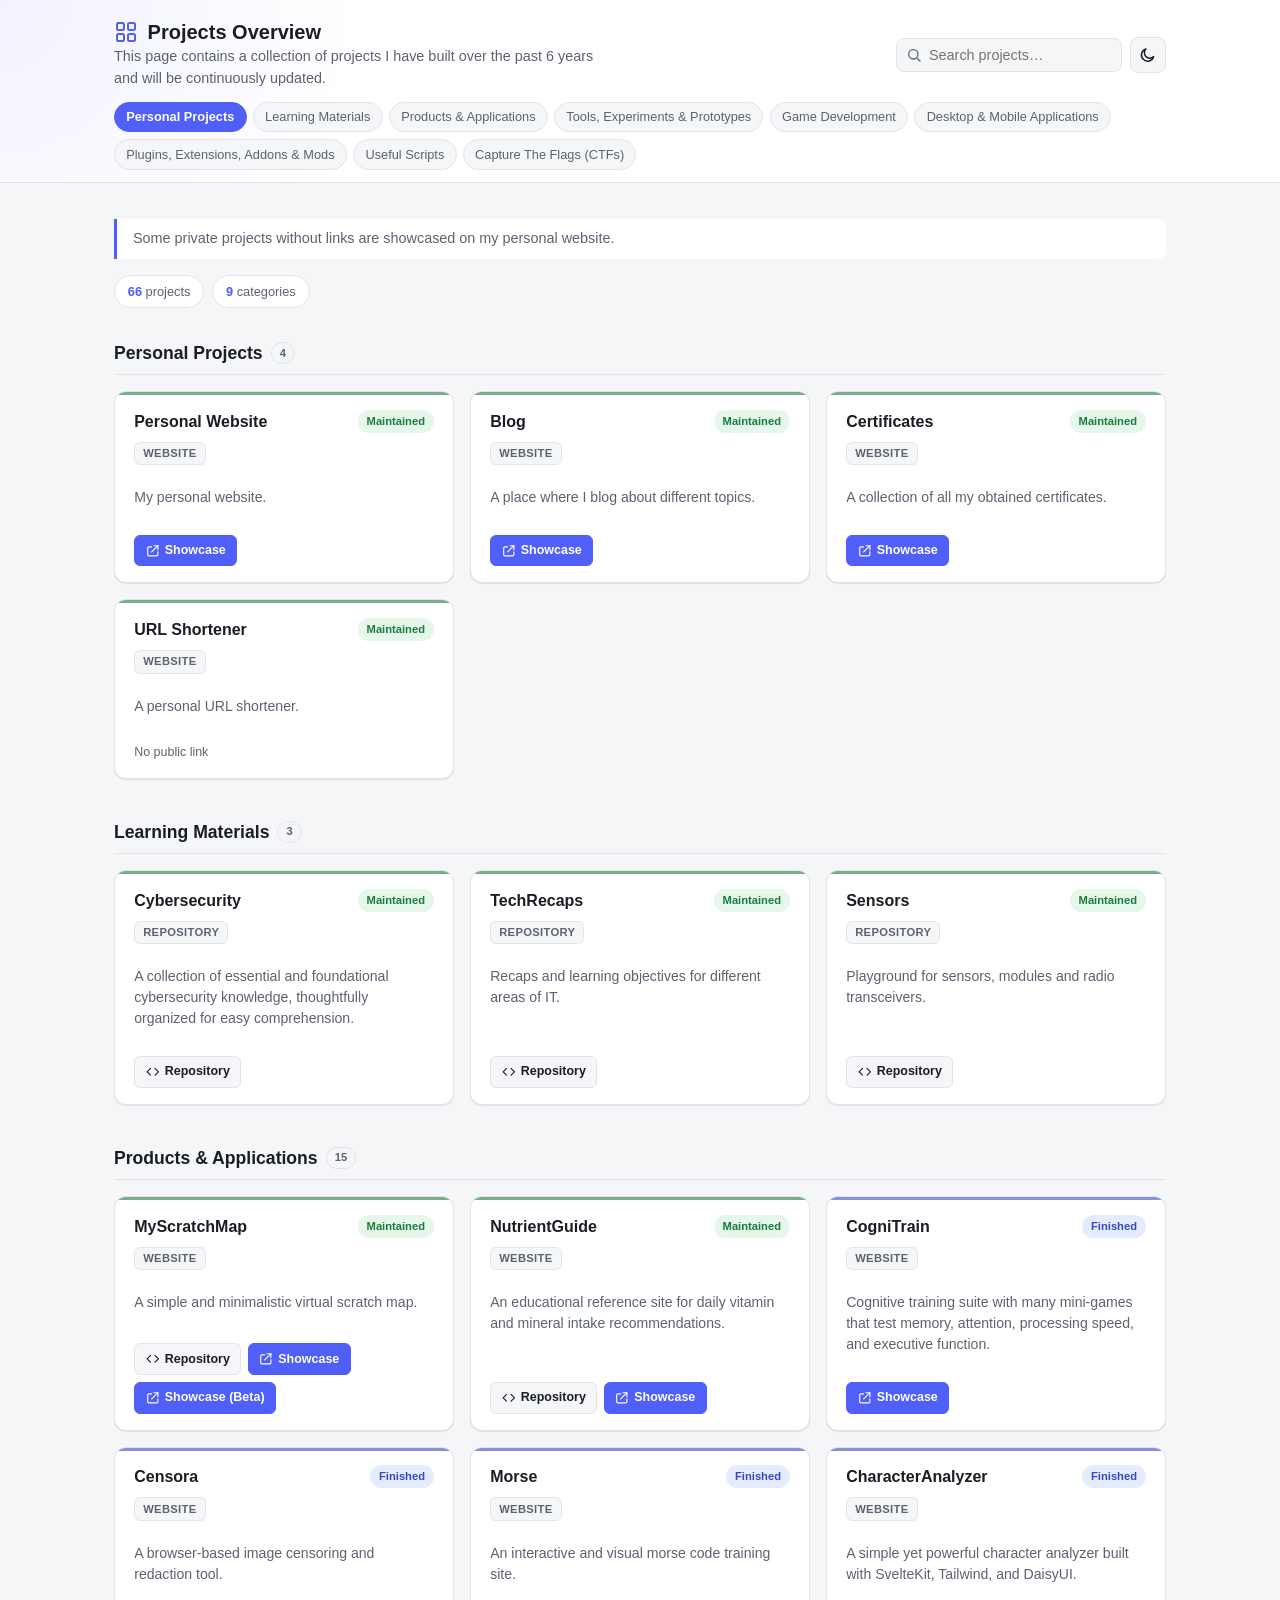
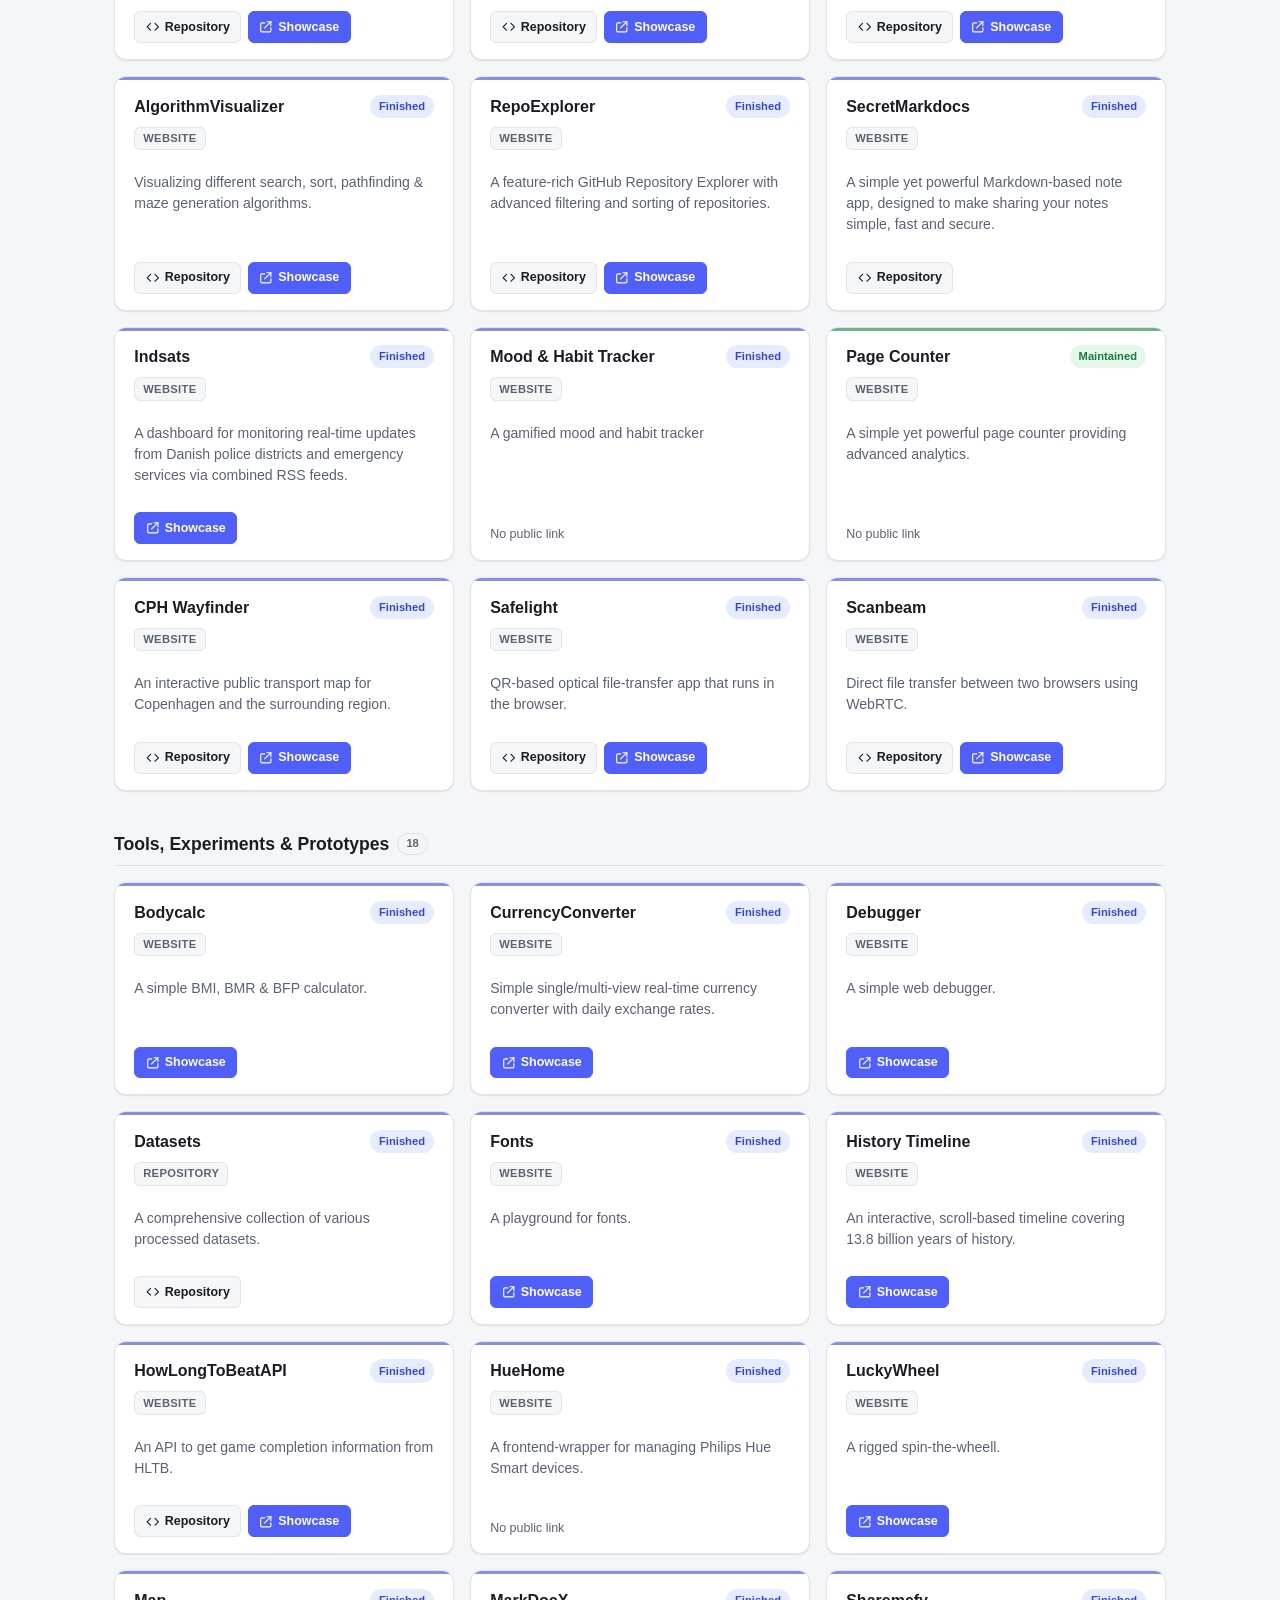
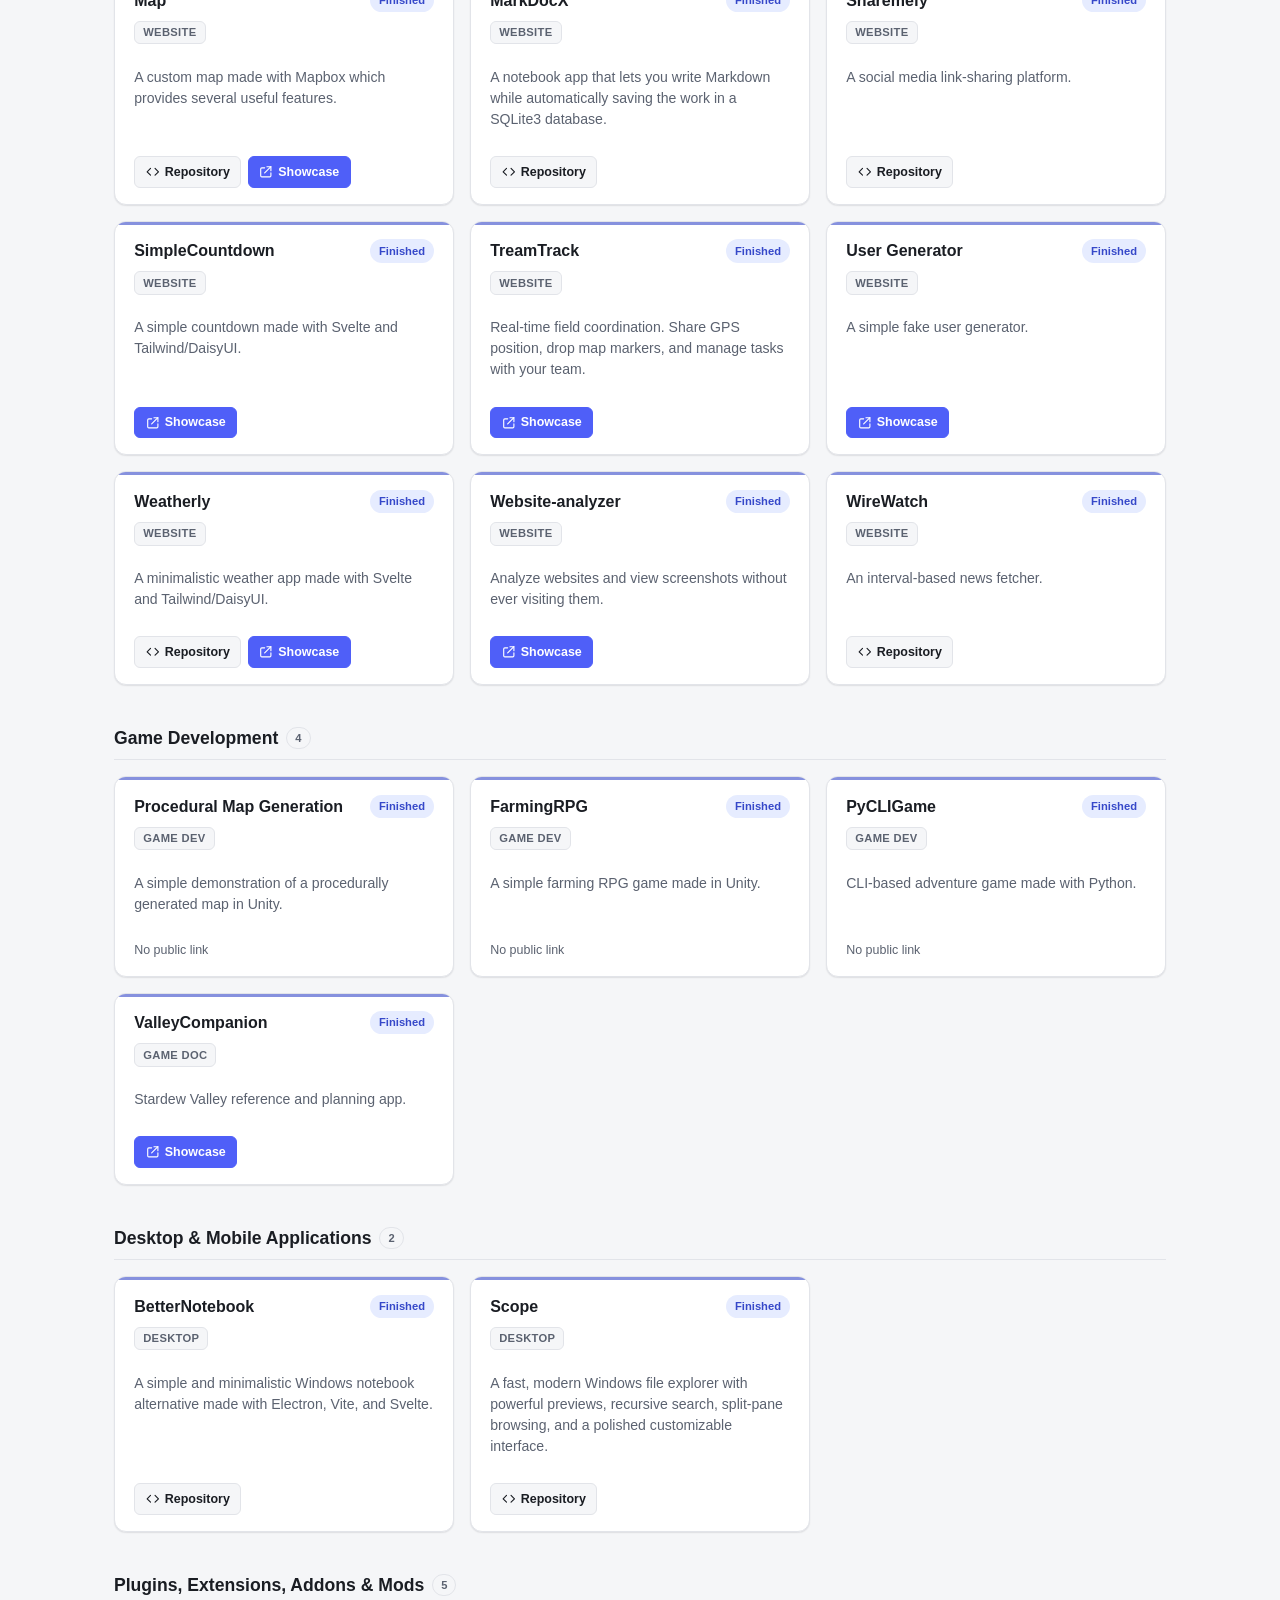
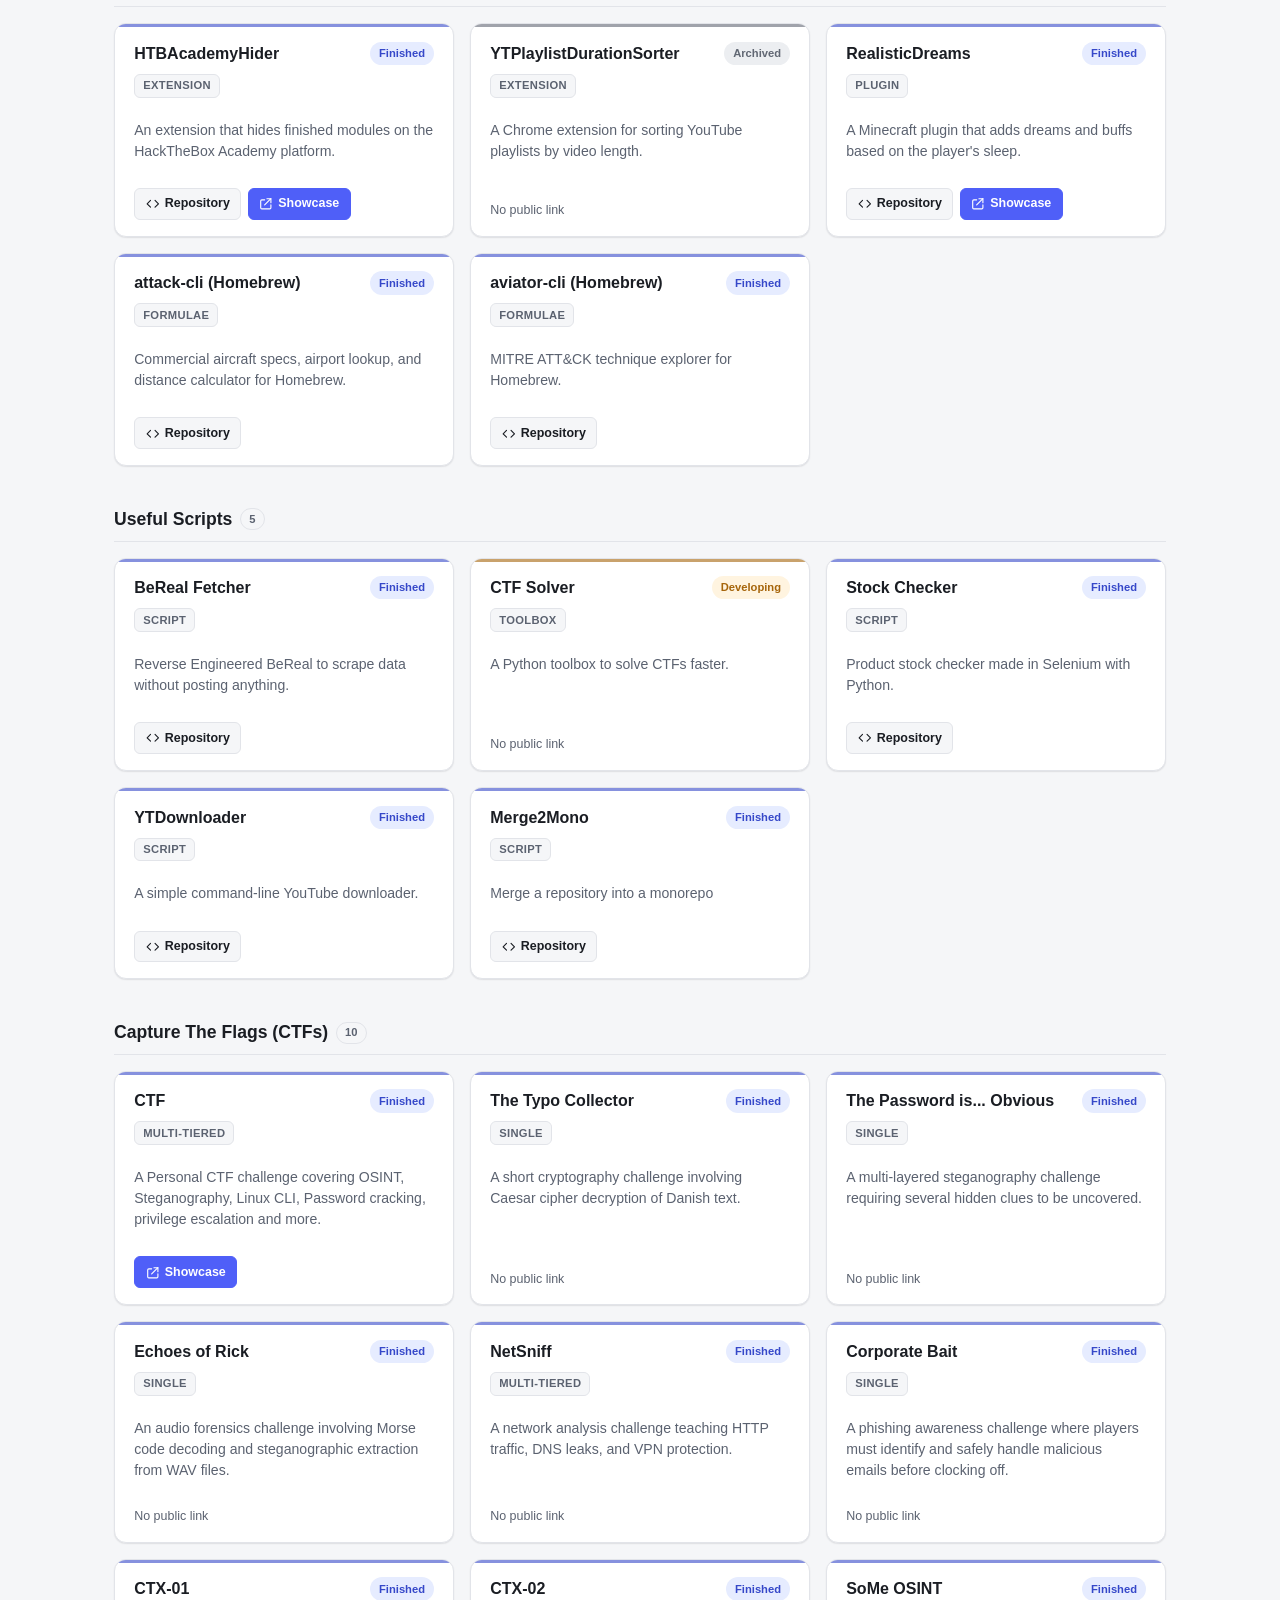
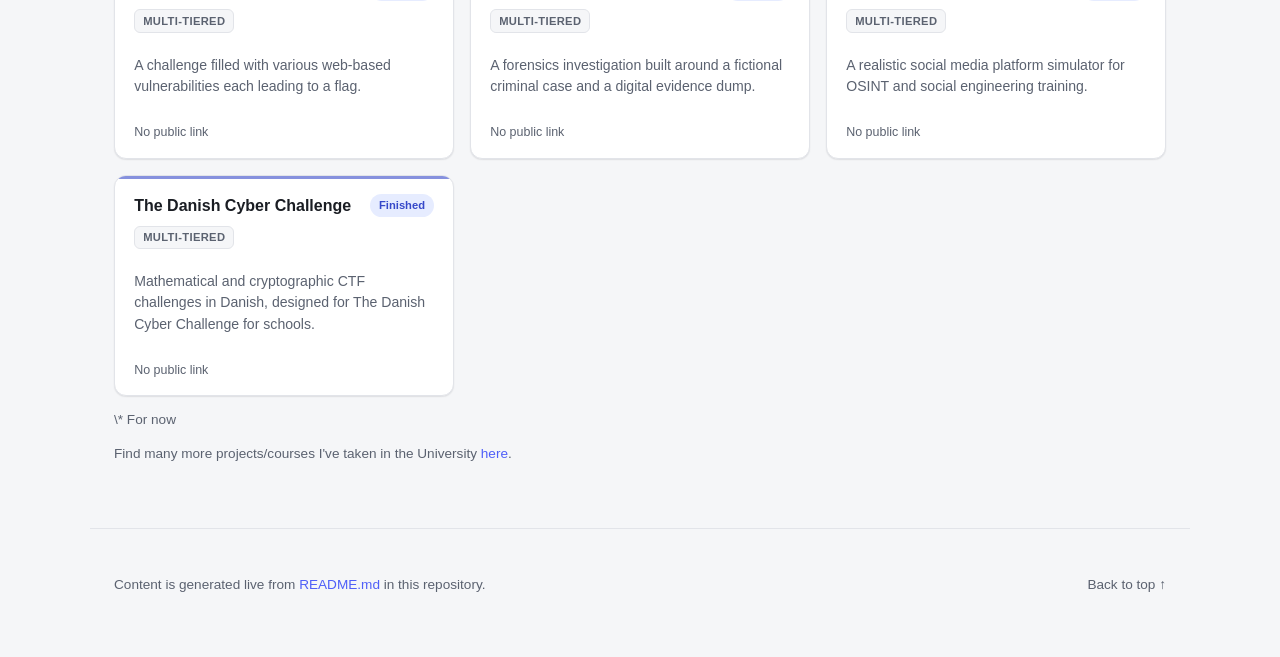
<file: website/index.html>
<!doctype html>
<html lang="en">
<head>
  <meta charset="UTF-8" />
  <meta name="viewport" content="width=device-width, initial-scale=1.0" />
  <title>Berkan Kutuk - Projects Overview</title>
  <meta name="description" content="A collection of projects, tools, scripts and experiments." />
  <link rel="icon" href="assets/favicon.svg" type="image/svg+xml" />
  <link rel="stylesheet" href="assets/style.css" />
</head>
<body>
  <header class="site-header" id="top">
    <div class="header-inner">
      <div class="brand">
        <div class="brand-title">
          <span class="brand-icon" aria-hidden="true">
            <svg viewBox="0 0 24 24" fill="none" stroke="currentColor" stroke-width="2" stroke-linecap="round" stroke-linejoin="round"><rect x="3" y="3" width="7" height="7" rx="1.5"/><rect x="14" y="3" width="7" height="7" rx="1.5"/><rect x="3" y="14" width="7" height="7" rx="1.5"/><rect x="14" y="14" width="7" height="7" rx="1.5"/></svg>
          </span>
          <h1>Projects Overview</h1>
        </div>
        <p class="subtitle">Loading…</p>
      </div>
      <div class="header-actions">
        <div class="search-wrap">
          <svg class="search-icon" viewBox="0 0 24 24" fill="none" stroke="currentColor" stroke-width="2" stroke-linecap="round" stroke-linejoin="round" aria-hidden="true"><circle cx="11" cy="11" r="7"/><path d="m21 21-4.3-4.3"/></svg>
          <input id="search" type="search" placeholder="Search projects…" aria-label="Search projects" />
        </div>
        <button id="theme-toggle" aria-label="Toggle theme" title="Toggle theme">
          <svg class="icon-sun" viewBox="0 0 24 24" fill="none" stroke="currentColor" stroke-width="2" stroke-linecap="round" stroke-linejoin="round" aria-hidden="true"><circle cx="12" cy="12" r="4.5"/><path d="M12 2.5v2.5M12 19v2.5M4.9 4.9l1.8 1.8M17.3 17.3l1.8 1.8M2.5 12H5M19 12h2.5M4.9 19.1l1.8-1.8M17.3 6.7l1.8-1.8"/></svg>
          <svg class="icon-moon" viewBox="0 0 24 24" fill="none" stroke="currentColor" stroke-width="2" stroke-linecap="round" stroke-linejoin="round" aria-hidden="true"><path d="M20 14.5A8.5 8.5 0 1 1 9.5 4a7 7 0 0 0 10.5 10.5Z"/></svg>
        </button>
      </div>
    </div>
    <nav id="section-nav" class="section-nav" aria-label="Sections"></nav>
  </header>

  <main id="content">
    <div class="loading">Fetching README.md…</div>
  </main>

  <footer class="site-footer">
    <p>Content is generated live from <a href="../README.md">README.md</a> in this repository.</p>
    <a class="back-to-top" href="#top">Back to top ↑</a>
  </footer>

  <script src="assets/app.js"></script>
</body>
</html>
</file>
<file: website/assets/style.css>
:root {
  --bg: #f5f6f8;
  --bg-elevated: #ffffff;
  --text: #1a1d23;
  --text-muted: #5b6270;
  --border: #e2e4e9;
  --accent: #4f5ff8;
  --accent-contrast: #ffffff;
  --card-shadow:
    0 1px 2px rgba(16, 18, 27, 0.06), 0 1px 1px rgba(16, 18, 27, 0.04);
  --card-shadow-hover: 0 8px 24px rgba(16, 18, 27, 0.1);
  --badge-maintained-bg: #e4f7ea;
  --badge-maintained-text: #1c7a3d;
  --badge-finished-bg: #e6ecff;
  --badge-finished-text: #3648c9;
  --badge-developing-bg: #fff4e0;
  --badge-developing-text: #a6650b;
  --badge-archived-bg: #eceef1;
  --badge-archived-text: #616773;
  --badge-default-bg: #eceef1;
  --badge-default-text: #616773;
  --accent-soft: rgba(79, 95, 248, 0.08);
}

:root[data-theme="dark"] {
  --bg: #14161c;
  --bg-elevated: #1c1f27;
  --text: #edeef2;
  --text-muted: #9aa0ad;
  --border: #2a2e38;
  --accent: #8b93ff;
  --accent-contrast: #14161c;
  --card-shadow: 0 1px 2px rgba(0, 0, 0, 0.3);
  --card-shadow-hover: 0 10px 28px rgba(0, 0, 0, 0.45);
  --badge-maintained-bg: #163627;
  --badge-maintained-text: #6fe0a0;
  --badge-finished-bg: #1e2650;
  --badge-finished-text: #a4b0ff;
  --badge-developing-bg: #3a2c10;
  --badge-developing-text: #f0b657;
  --badge-archived-bg: #262a33;
  --badge-archived-text: #9aa0ad;
  --badge-default-bg: #262a33;
  --badge-default-text: #9aa0ad;
  --accent-soft: rgba(139, 147, 255, 0.12);
}

@media (prefers-color-scheme: dark) {
  :root:not([data-theme="light"]) {
    --bg: #14161c;
    --bg-elevated: #1c1f27;
    --text: #edeef2;
    --text-muted: #9aa0ad;
    --border: #2a2e38;
    --accent: #8b93ff;
    --accent-contrast: #14161c;
    --card-shadow: 0 1px 2px rgba(0, 0, 0, 0.3);
    --card-shadow-hover: 0 10px 28px rgba(0, 0, 0, 0.45);
    --badge-maintained-bg: #163627;
    --badge-maintained-text: #6fe0a0;
    --badge-finished-bg: #1e2650;
    --badge-finished-text: #a4b0ff;
    --badge-developing-bg: #3a2c10;
    --badge-developing-text: #f0b657;
    --badge-archived-bg: #262a33;
    --badge-archived-text: #9aa0ad;
    --badge-default-bg: #262a33;
    --badge-default-text: #9aa0ad;
    --accent-soft: rgba(139, 147, 255, 0.12);
  }
}

* {
  box-sizing: border-box;
}

html,
body {
  margin: 0;
  padding: 0;
  overflow-x: hidden;
}

body {
  background: var(--bg);
  color: var(--text);
  font-family:
    -apple-system, BlinkMacSystemFont, "Segoe UI", Inter, Roboto, Helvetica,
    Arial, sans-serif;
  line-height: 1.5;
  transition:
    background 0.2s ease,
    color 0.2s ease;
}

a {
  color: var(--accent);
  text-decoration: none;
}

a:hover {
  text-decoration: underline;
}

.site-header {
  position: sticky;
  top: 0;
  z-index: 10;
  background: var(--bg-elevated);
  border-bottom: 1px solid var(--border);
  background-image: radial-gradient(
    600px circle at 0% 0%,
    var(--accent-soft),
    transparent 60%
  );
}

.header-inner {
  max-width: 1100px;
  margin: 0 auto;
  padding: 1.25rem 1.5rem 0.75rem;
  display: flex;
  align-items: center;
  justify-content: space-between;
  gap: 1rem;
  flex-wrap: wrap;
}

.brand {
  display: flex;
  flex-direction: column;
}

.brand-title {
  display: flex;
  align-items: center;
  gap: 0.6rem;
}

.brand-icon {
  display: inline-flex;
  align-items: center;
  color: var(--accent);
}

.brand-icon svg {
  width: 1.5rem;
  height: 1.5rem;
}

.brand h1 {
  margin: 0;
  font-size: 1.25rem;
  font-weight: 700;
  line-height: 1.5rem;
}

.subtitle {
  margin: 0.15rem 0 0;
  color: var(--text-muted);
  font-size: 0.9rem;
  max-width: 60ch;
}

.header-actions {
  display: flex;
  align-items: center;
  gap: 0.5rem;
}

.search-wrap {
  position: relative;
  display: inline-flex;
  align-items: center;
}

.search-icon {
  position: absolute;
  left: 0.6rem;
  width: 1rem;
  height: 1rem;
  color: var(--text-muted);
  pointer-events: none;
}

#search {
  background: var(--bg);
  border: 1px solid var(--border);
  color: var(--text);
  border-radius: 8px;
  padding: 0.5rem 0.75rem 0.5rem 2rem;
  font-size: 0.9rem;
  min-width: 200px;
  transition: border-color 0.15s ease, box-shadow 0.15s ease;
}

#search:focus {
  outline: none;
  border-color: var(--accent);
  box-shadow: 0 0 0 3px var(--accent-soft);
}

#theme-toggle {
  display: inline-flex;
  align-items: center;
  justify-content: center;
  background: var(--bg);
  border: 1px solid var(--border);
  color: var(--text);
  border-radius: 8px;
  width: 2.25rem;
  height: 2.25rem;
  cursor: pointer;
}

#theme-toggle:hover {
  border-color: var(--accent);
  color: var(--accent);
}

#theme-toggle svg {
  width: 1.1rem;
  height: 1.1rem;
}

#theme-toggle .icon-sun {
  display: none;
}

#theme-toggle[data-resolved-theme="dark"] .icon-sun {
  display: block;
}

#theme-toggle[data-resolved-theme="dark"] .icon-moon {
  display: none;
}

.section-nav {
  max-width: 1100px;
  margin: 0 auto;
  padding: 0 1.5rem 0.75rem;
  display: flex;
  flex-wrap: wrap;
  gap: 0.4rem;
}

.section-nav a {
  font-size: 0.8rem;
  color: var(--text-muted);
  background: var(--bg);
  border: 1px solid var(--border);
  border-radius: 999px;
  padding: 0.3rem 0.7rem;
  transition: color 0.15s ease, border-color 0.15s ease, background 0.15s ease;
}

.section-nav a:hover {
  color: var(--accent);
  border-color: var(--accent);
  text-decoration: none;
}

.section-nav a.active {
  color: var(--accent-contrast);
  background: var(--accent);
  border-color: var(--accent);
  font-weight: 600;
}

main {
  max-width: 1100px;
  margin: 0 auto;
  padding: 1.5rem;
}

.loading,
.error {
  color: var(--text-muted);
  padding: 3rem 0;
  text-align: center;
}

.error {
  color: #d1495b;
}

.intro {
  margin-bottom: 2rem;
}

.intro p {
  color: var(--text-muted);
  max-width: 70ch;
}

.intro blockquote {
  margin: 0.75rem 0 0;
  padding: 0.6rem 1rem;
  border-left: 3px solid var(--accent);
  background: var(--bg-elevated);
  border-radius: 0 8px 8px 0;
  color: var(--text-muted);
  font-size: 0.9rem;
}

.stats {
  display: flex;
  flex-wrap: wrap;
  gap: 0.5rem;
  margin-top: 1rem;
}

.stat-pill {
  font-size: 0.8rem;
  color: var(--text-muted);
  background: var(--bg-elevated);
  border: 1px solid var(--border);
  border-radius: 999px;
  padding: 0.35rem 0.8rem;
}

.stat-pill strong {
  color: var(--accent);
  font-weight: 700;
}

.section {
  margin-bottom: 2.5rem;
  scroll-margin-top: 6.5rem;
}

.section h2 {
  display: flex;
  align-items: center;
  gap: 0.5rem;
  font-size: 1.1rem;
  margin: 0 0 1rem;
  padding-bottom: 0.5rem;
  border-bottom: 1px solid var(--border);
}

.section-count {
  font-size: 0.7rem;
  font-weight: 700;
  color: var(--text-muted);
  background: var(--bg);
  border: 1px solid var(--border);
  border-radius: 999px;
  padding: 0.1rem 0.5rem;
}

.card-grid {
  display: grid;
  grid-template-columns: repeat(auto-fill, minmax(260px, 1fr));
  gap: 1rem;
}

@keyframes card-in {
  from {
    opacity: 0;
    transform: translateY(6px);
  }
  to {
    opacity: 1;
    transform: translateY(0);
  }
}

.card {
  position: relative;
  background: var(--bg-elevated);
  border: 1px solid var(--border);
  border-radius: 12px;
  padding: 1.1rem 1.2rem 1rem;
  box-shadow: var(--card-shadow);
  display: flex;
  flex-direction: column;
  gap: 0.5rem;
  overflow: hidden;
  transition:
    box-shadow 0.15s ease,
    transform 0.15s ease,
    border-color 0.15s ease;
  animation: card-in 0.35s ease backwards;
}

.card::before {
  content: "";
  position: absolute;
  top: 0;
  left: 0;
  right: 0;
  height: 3px;
  background: var(--badge-default-text);
  opacity: 0.6;
}

.card.status-maintained::before { background: var(--badge-maintained-text); }
.card.status-finished::before { background: var(--badge-finished-text); }
.card.status-developing::before { background: var(--badge-developing-text); }
.card.status-archived::before { background: var(--badge-archived-text); }

.card:hover {
  box-shadow: var(--card-shadow-hover);
  border-color: var(--accent);
  transform: translateY(-3px);
}

.card-title-row {
  display: flex;
  align-items: flex-start;
  justify-content: space-between;
  gap: 0.5rem;
}

.card-title {
  font-weight: 650;
  font-size: 1rem;
}

.badge {
  flex-shrink: 0;
  font-size: 0.7rem;
  font-weight: 600;
  padding: 0.2rem 0.55rem;
  border-radius: 999px;
  white-space: nowrap;
  background: var(--badge-default-bg);
  color: var(--badge-default-text);
}

.badge.maintained {
  background: var(--badge-maintained-bg);
  color: var(--badge-maintained-text);
}
.badge.finished {
  background: var(--badge-finished-bg);
  color: var(--badge-finished-text);
}
.badge.developing {
  background: var(--badge-developing-bg);
  color: var(--badge-developing-text);
}
.badge.archived {
  background: var(--badge-archived-bg);
  color: var(--badge-archived-text);
}

.card-desc {
  color: var(--text-muted);
  font-size: 0.88rem;
  flex-grow: 1;
}

.card-meta {
  align-self: flex-start;
  font-size: 0.7rem;
  font-weight: 600;
  color: var(--text-muted);
  background: var(--bg);
  border: 1px solid var(--border);
  border-radius: 6px;
  padding: 0.15rem 0.5rem;
  text-transform: uppercase;
  letter-spacing: 0.03em;
}

.card-links {
  display: flex;
  flex-wrap: wrap;
  gap: 0.4rem;
  margin-top: 0.25rem;
}

.card-link {
  display: inline-flex;
  align-items: center;
  gap: 0.35rem;
  font-size: 0.78rem;
  font-weight: 600;
  border-radius: 6px;
  padding: 0.35rem 0.65rem;
  transition: border-color 0.15s ease, color 0.15s ease, background 0.15s ease, transform 0.15s ease;
}

.card-link .link-icon {
  width: 0.85rem;
  height: 0.85rem;
  flex-shrink: 0;
}

.card-link.secondary {
  background: var(--bg);
  border: 1px solid var(--border);
  color: var(--text);
}

.card-link.secondary:hover {
  border-color: var(--accent);
  color: var(--accent);
  text-decoration: none;
}

.card-link.primary {
  background: var(--accent);
  border: 1px solid var(--accent);
  color: var(--accent-contrast);
}

.card-link.primary:hover {
  text-decoration: none;
  transform: translateY(-1px);
}

.card-links .none {
  font-size: 0.78rem;
  color: var(--text-muted);
}

.section-notes {
  margin-top: 0.75rem;
  font-size: 0.85rem;
  color: var(--text-muted);
}

.site-footer {
  max-width: 1100px;
  margin: 0 auto;
  padding: 2rem 1.5rem 3rem;
  color: var(--text-muted);
  font-size: 0.85rem;
  border-top: 1px solid var(--border);
  display: flex;
  flex-wrap: wrap;
  align-items: center;
  justify-content: space-between;
  gap: 0.75rem;
}

.back-to-top {
  font-size: 0.85rem;
  color: var(--text-muted);
}

.back-to-top:hover {
  color: var(--accent);
}

.no-results {
  text-align: center;
  color: var(--text-muted);
  padding: 3rem 0;
  font-size: 0.9rem;
}

.no-results.hidden {
  display: none;
}

.card.hidden {
  display: none;
}

.section.hidden {
  display: none;
}
</file>
